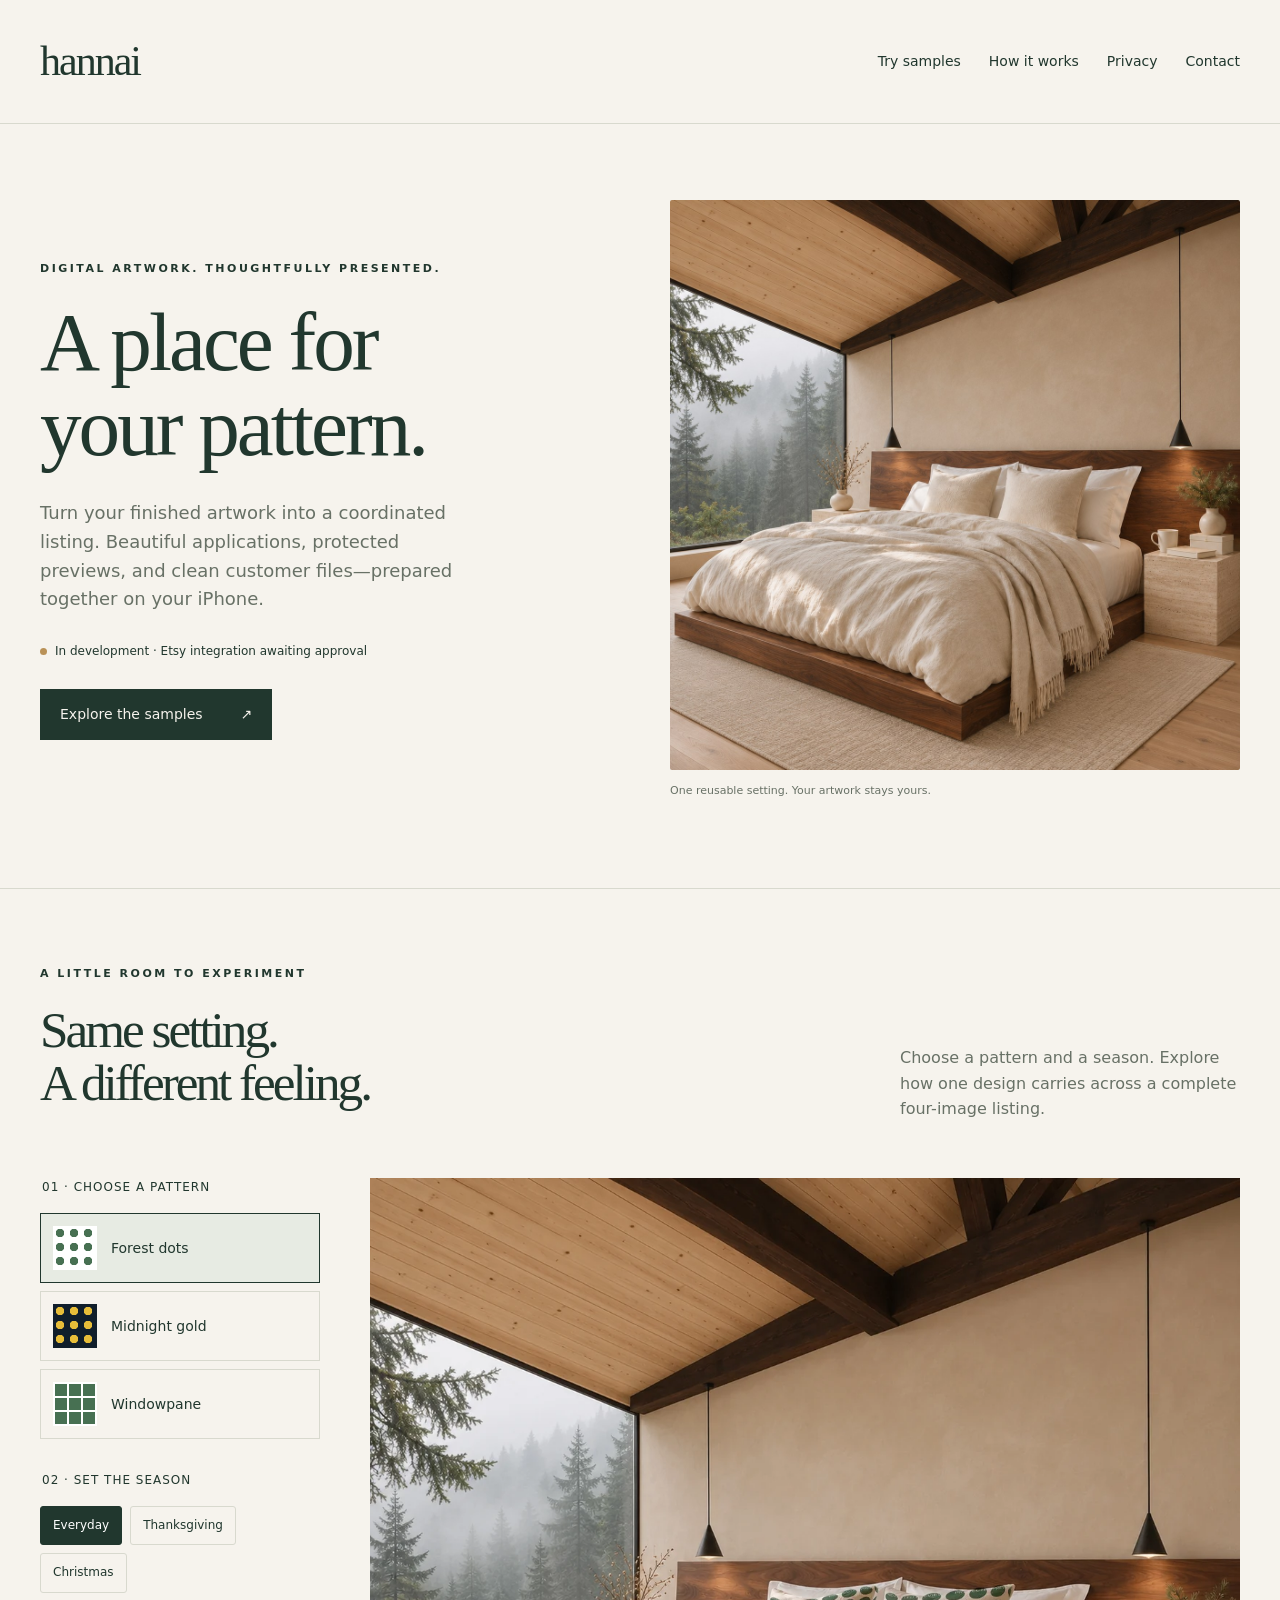
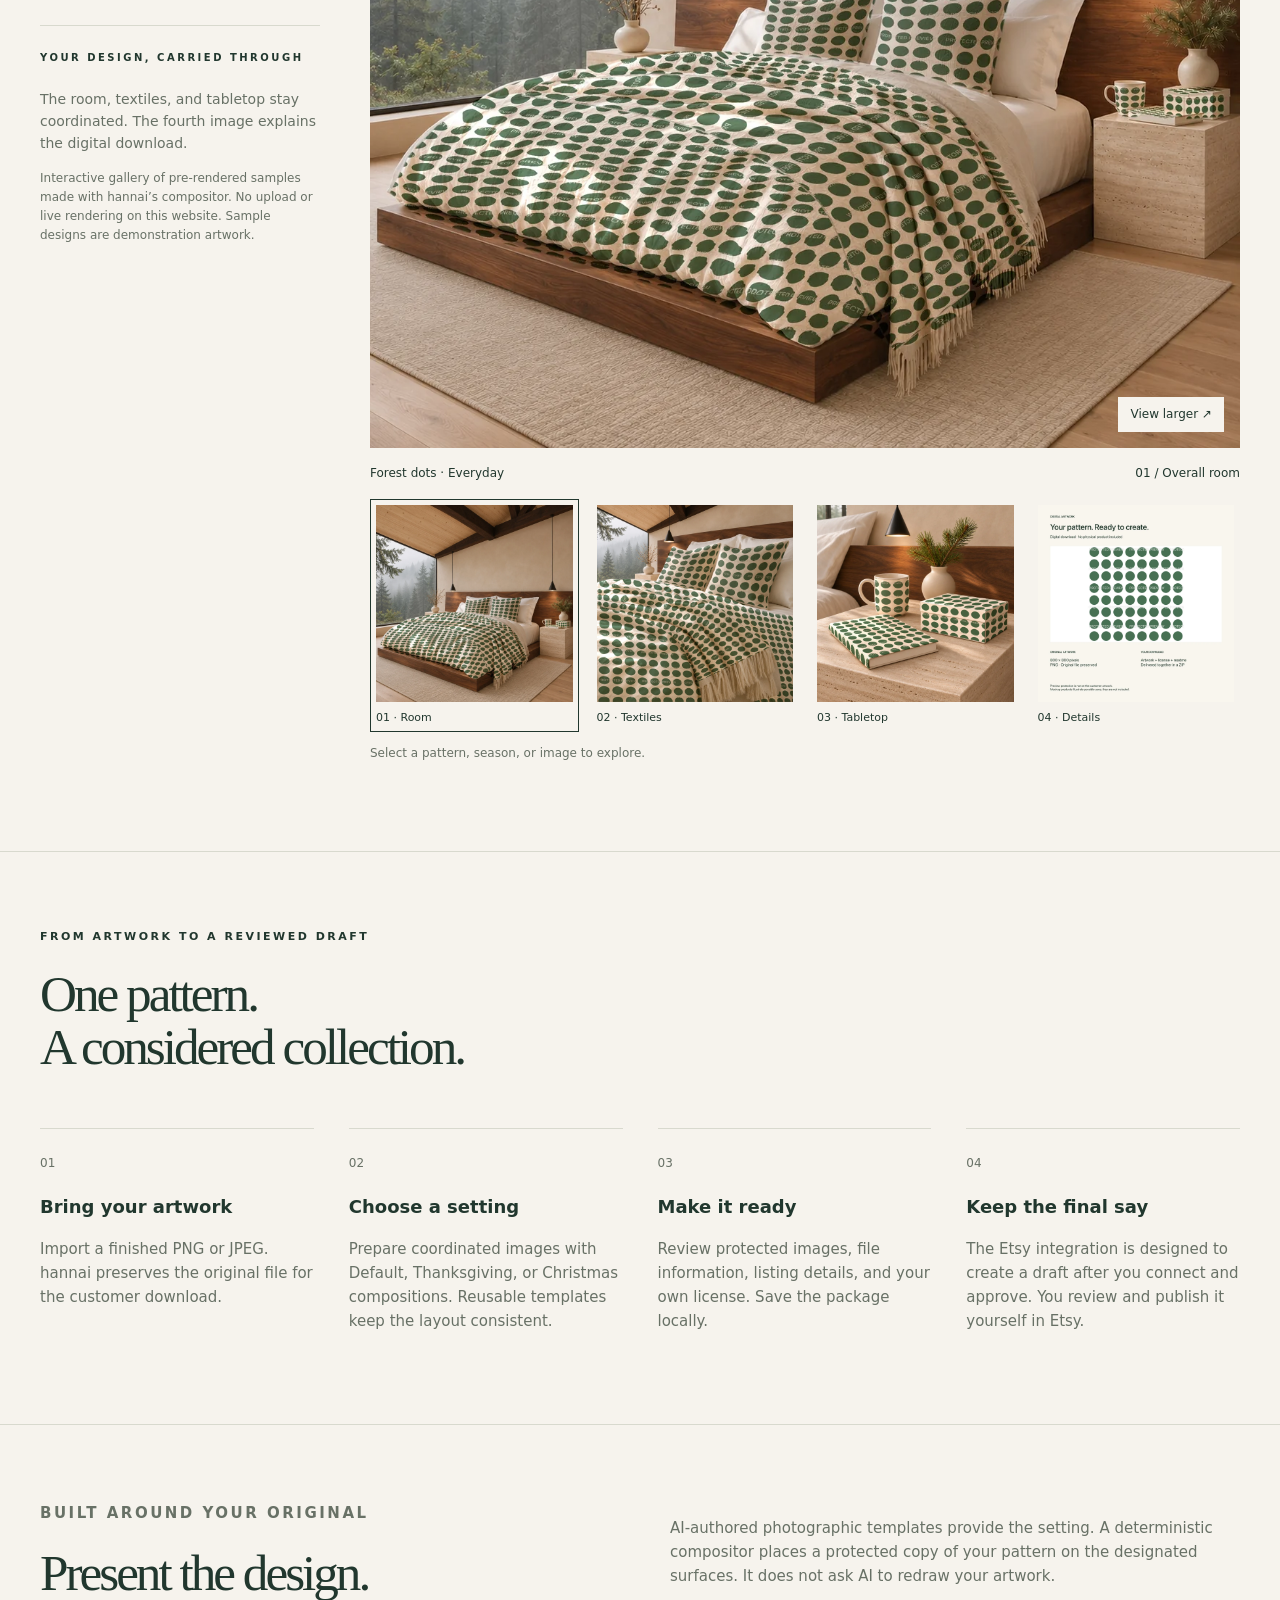
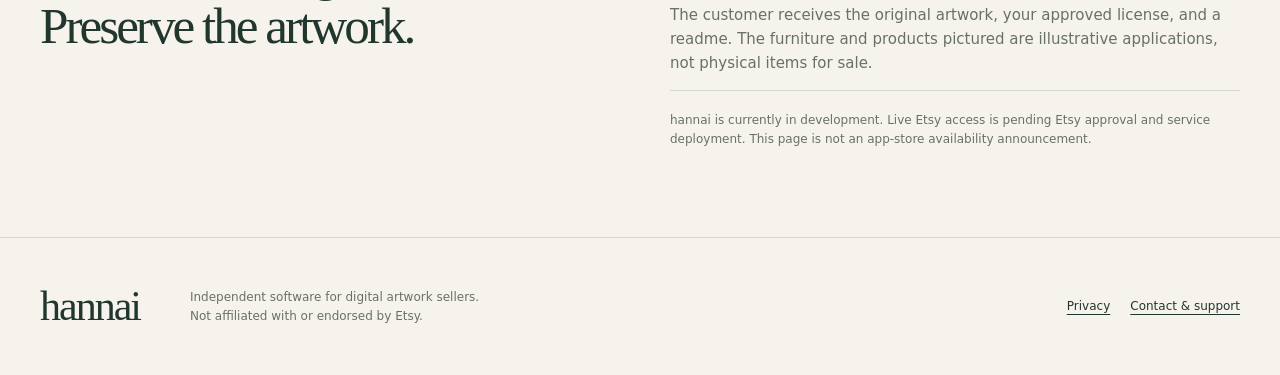
<file: index.html>
<!doctype html><html lang="en"><head><meta charset="utf-8"><meta name="viewport" content="width=device-width, initial-scale=1"><meta name="description" content="hannai is an iPhone workspace for preparing digital pattern listings, protected previews and customer downloads."><title>hannai — A place for your pattern</title><link rel="stylesheet" href="styles.css"></head><body>
<header><a class="wordmark" href="./" aria-label="hannai home">hannai</a><nav><a href="#samples">Try samples</a><a href="#workflow">How it works</a><a href="privacy.html">Privacy</a><a href="https://github.com/js503/motif/issues">Contact</a></nav></header>
<main><section class="hero"><div><p class="eyebrow">Digital artwork. Thoughtfully presented.</p><h1>A place for<br>your pattern.</h1><p class="intro">Turn your finished artwork into a coordinated listing. Beautiful applications, protected previews, and clean customer files—prepared together on your iPhone.</p><p class="status"><span></span> In development · Etsy integration awaiting approval</p><a class="button" href="#samples">Explore the samples <span>↗</span></a></div><figure><img src="assets/studio.jpg" width="1254" height="1254" alt="A warm woodland bedroom with blank textile surfaces for reusable pattern mockups"><figcaption>One reusable setting. Your artwork stays yours.</figcaption></figure></section>
<section id="samples" class="sample-studio" aria-labelledby="sample-heading">
<div class="sample-heading"><div><p class="eyebrow">A little room to experiment</p><h2 id="sample-heading">Same setting.<br>A different feeling.</h2></div><p>Choose a pattern and a season. Explore how one design carries across a complete four-image listing.</p></div>
<div class="studio-layout"><div class="studio-controls">
<fieldset><legend>01 · Choose a pattern</legend><div class="pattern-options">
<button type="button" data-pattern="light" aria-pressed="true"><span class="swatch dots" aria-hidden="true"></span>Forest dots</button>
<button type="button" data-pattern="dark" aria-pressed="false"><span class="swatch night" aria-hidden="true"></span>Midnight gold</button>
<button type="button" data-pattern="geometric" aria-pressed="false"><span class="swatch grid" aria-hidden="true"></span>Windowpane</button></div></fieldset>
<fieldset><legend>02 · Set the season</legend><div class="theme-options"><button type="button" data-theme="default" aria-pressed="true">Everyday</button><button type="button" data-theme="thanksgiving" aria-pressed="false">Thanksgiving</button><button type="button" data-theme="christmas" aria-pressed="false">Christmas</button></div></fieldset>
<div class="sample-note"><p class="eyebrow">Your design, carried through</p><p>The room, textiles, and tabletop stay coordinated. The fourth image explains the digital download.</p><p class="small">Interactive gallery of pre-rendered samples made with hannai’s compositor. No upload or live rendering on this website. Sample designs are demonstration artwork.</p></div>
</div><div class="studio-preview"><button type="button" id="expand-sample" class="image-button" aria-label="Enlarge selected sample"><img id="sample-image" src="assets/samples/light-default-1.webp?v=pillows4" width="2400" height="2400" loading="lazy" alt="Forest dots · Everyday · Overall room"><span class="expand-hint">View larger ↗</span></button>
<div class="preview-caption"><span id="sample-caption">Forest dots · Everyday</span><span id="view-caption">01 / Overall room</span></div>
<div class="view-options" role="group" aria-label="Listing image"><button type="button" data-view="1" aria-pressed="true"><img src="assets/samples/light-default-1.webp?v=pillows4" width="2400" height="2400" loading="lazy" alt=""><span>01 · Room</span></button><button type="button" data-view="2" aria-pressed="false"><img src="assets/samples/light-default-2.webp?v=pillows4" width="2400" height="2400" loading="lazy" alt=""><span>02 · Textiles</span></button><button type="button" data-view="3" aria-pressed="false"><img src="assets/samples/light-default-3.webp?v=pillows4" width="2400" height="2400" loading="lazy" alt=""><span>03 · Tabletop</span></button><button type="button" data-view="4" aria-pressed="false"><img src="assets/samples/light-default-4.webp?v=pillows4" width="2400" height="2400" loading="lazy" alt=""><span>04 · Details</span></button></div>
<p id="sample-status" role="status" class="small">Select a pattern, season, or image to explore.</p></div></div>
<noscript><p>Enable JavaScript to switch samples. The default collection is shown above.</p></noscript>
</section>
<dialog id="sample-dialog" aria-label="Enlarged listing sample"><button type="button" id="close-sample">Close ×</button><img id="large-sample" alt=""><p id="large-caption"></p></dialog>
<section id="workflow" class="workflow"><p class="eyebrow">From artwork to a reviewed draft</p><h2>One pattern.<br>A considered collection.</h2><div class="steps"><article><span>01</span><h3>Bring your artwork</h3><p>Import a finished PNG or JPEG. hannai preserves the original file for the customer download.</p></article><article><span>02</span><h3>Choose a setting</h3><p>Prepare coordinated images with Default, Thanksgiving, or Christmas compositions. Reusable templates keep the layout consistent.</p></article><article><span>03</span><h3>Make it ready</h3><p>Review protected images, file information, listing details, and your own license. Save the package locally.</p></article><article><span>04</span><h3>Keep the final say</h3><p>The Etsy integration is designed to create a draft after you connect and approve. You review and publish it yourself in Etsy.</p></article></div></section>
<section class="principles"><div><p class="eyebrow">Built around your original</p><h2>Present the design.<br>Preserve the artwork.</h2></div><div><p>AI-authored photographic templates provide the setting. A deterministic compositor places a protected copy of your pattern on the designated surfaces. It does not ask AI to redraw your artwork.</p><p>The customer receives the original artwork, your approved license, and a readme. The furniture and products pictured are illustrative applications, not physical items for sale.</p><p class="note">hannai is currently in development. Live Etsy access is pending Etsy approval and service deployment. This page is not an app-store availability announcement.</p></div></section></main>
<footer><a class="wordmark" href="./">hannai</a><p>Independent software for digital artwork sellers.<br>Not affiliated with or endorsed by Etsy.</p><div><a href="privacy.html">Privacy</a><a href="https://github.com/js503/motif/issues">Contact &amp; support</a></div></footer><script src="samples.js?v=pillows4" defer></script></body></html>
</file>
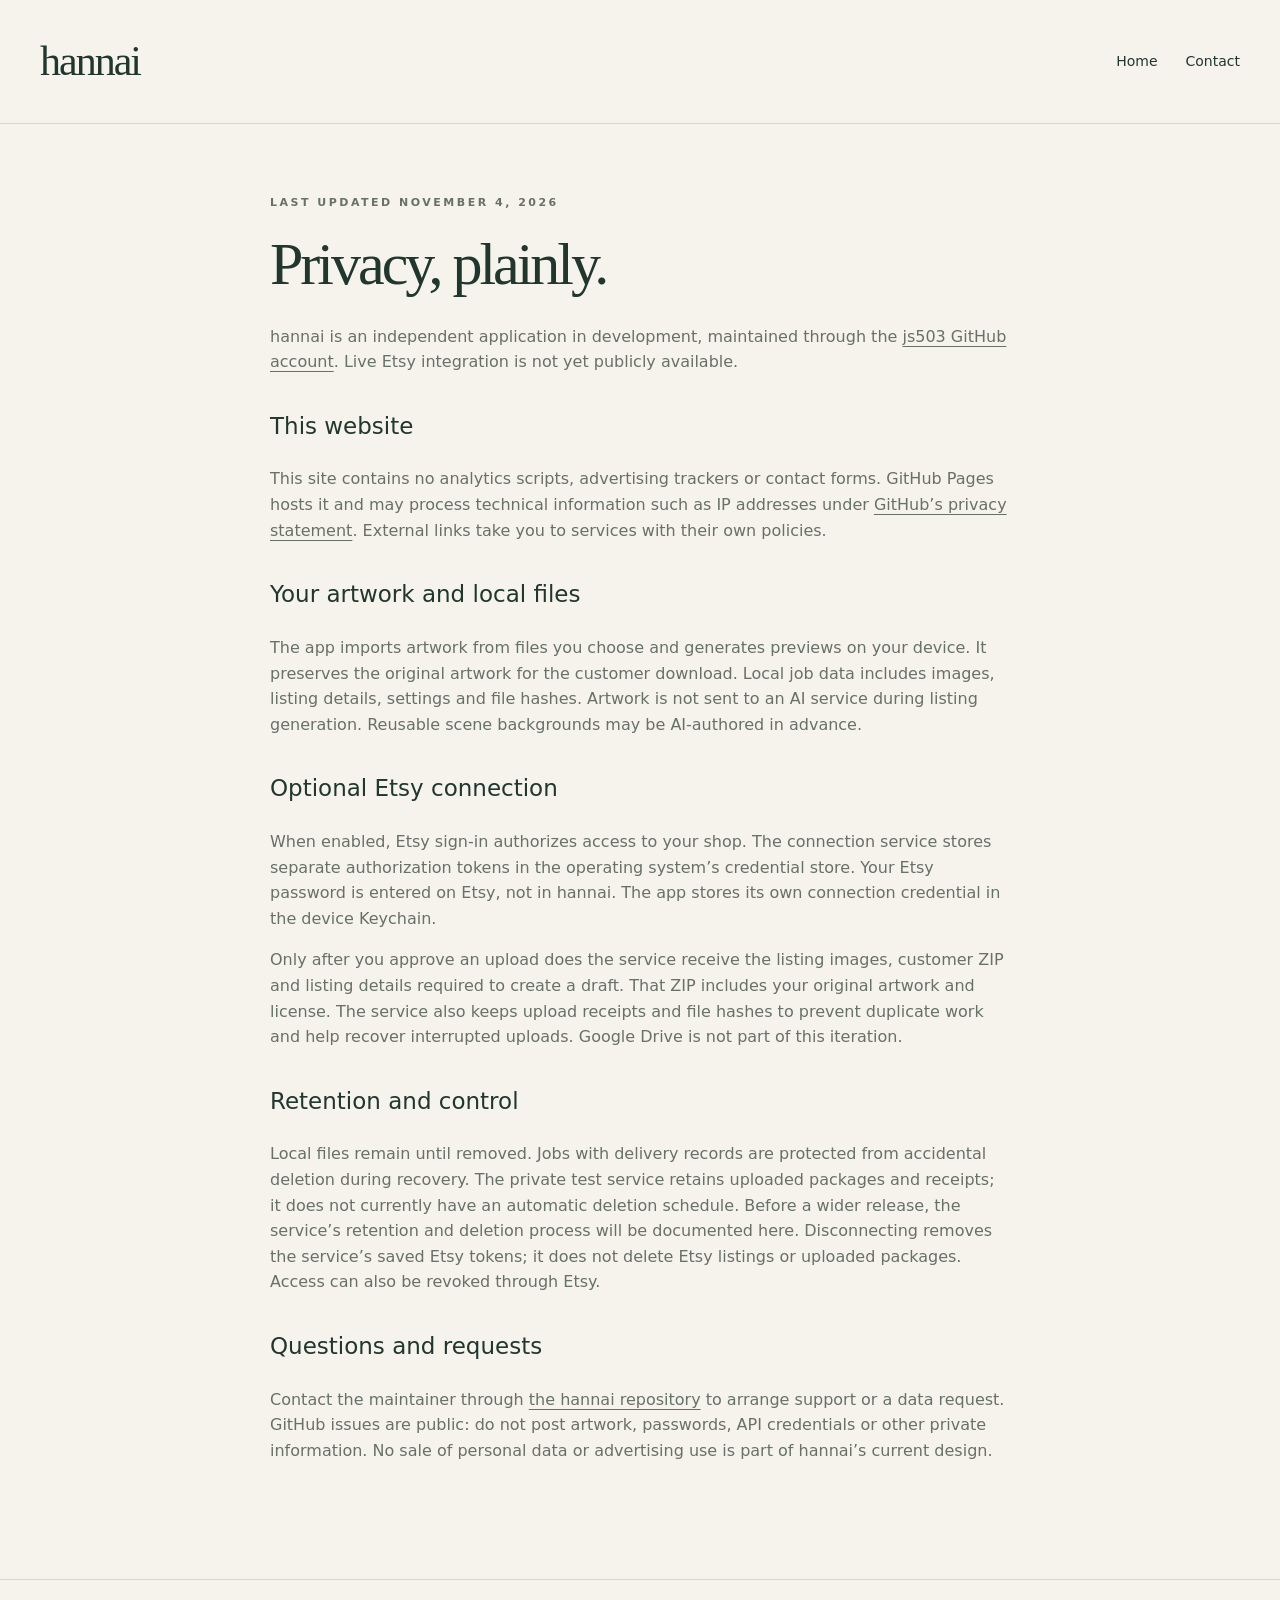
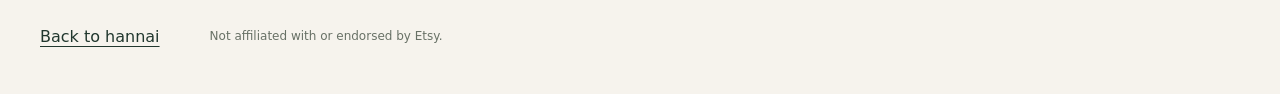
<file: privacy.html>
<!doctype html><html lang="en"><head><meta charset="utf-8"><meta name="viewport" content="width=device-width,initial-scale=1"><title>Privacy — hannai</title><link rel="stylesheet" href="styles.css"></head><body><header><a class="wordmark" href="./">hannai</a><nav><a href="./">Home</a><a href="https://github.com/js503/motif/issues">Contact</a></nav></header><main class="prose"><p class="eyebrow">Last updated November 4, 2026</p><h1>Privacy, plainly.</h1><p>hannai is an independent application in development, maintained through the <a href="https://github.com/js503">js503 GitHub account</a>. Live Etsy integration is not yet publicly available.</p><h2>This website</h2><p>This site contains no analytics scripts, advertising trackers or contact forms. GitHub Pages hosts it and may process technical information such as IP addresses under <a href="https://docs.github.com/en/site-policy/privacy-policies/github-general-privacy-statement">GitHub’s privacy statement</a>. External links take you to services with their own policies.</p><h2>Your artwork and local files</h2><p>The app imports artwork from files you choose and generates previews on your device. It preserves the original artwork for the customer download. Local job data includes images, listing details, settings and file hashes. Artwork is not sent to an AI service during listing generation. Reusable scene backgrounds may be AI-authored in advance.</p><h2>Optional Etsy connection</h2><p>When enabled, Etsy sign-in authorizes access to your shop. The connection service stores separate authorization tokens in the operating system’s credential store. Your Etsy password is entered on Etsy, not in hannai. The app stores its own connection credential in the device Keychain.</p><p>Only after you approve an upload does the service receive the listing images, customer ZIP and listing details required to create a draft. That ZIP includes your original artwork and license. The service also keeps upload receipts and file hashes to prevent duplicate work and help recover interrupted uploads. Google Drive is not part of this iteration.</p><h2>Retention and control</h2><p>Local files remain until removed. Jobs with delivery records are protected from accidental deletion during recovery. The private test service retains uploaded packages and receipts; it does not currently have an automatic deletion schedule. Before a wider release, the service’s retention and deletion process will be documented here. Disconnecting removes the service’s saved Etsy tokens; it does not delete Etsy listings or uploaded packages. Access can also be revoked through Etsy.</p><h2>Questions and requests</h2><p>Contact the maintainer through <a href="https://github.com/js503/motif/issues">the hannai repository</a> to arrange support or a data request. GitHub issues are public: do not post artwork, passwords, API credentials or other private information. No sale of personal data or advertising use is part of hannai’s current design.</p></main><footer><a href="./">Back to hannai</a><p>Not affiliated with or endorsed by Etsy.</p></footer></body></html>
</file>
<file: styles.css>
:root{color-scheme:light;--paper:#f6f3ed;--ink:#21372e;--muted:#687166;--line:#d8d9ce;--accent:#b99157}*{box-sizing:border-box}html{scroll-behavior:smooth}body{margin:0;background:var(--paper);color:var(--ink);font-family:system-ui,-apple-system,BlinkMacSystemFont,"Segoe UI",sans-serif;line-height:1.6}a{color:inherit;text-underline-offset:4px}a:focus-visible{outline:3px solid var(--accent);outline-offset:5px}header,main,footer{max-width:1320px;margin:auto}header{padding:28px 40px;display:flex;justify-content:space-between;align-items:center;border-bottom:1px solid var(--line)}.wordmark{font-family:Georgia,serif;font-size:42px;letter-spacing:-2px;text-decoration:none}.wordmark span{font:12px system-ui;vertical-align:top}nav{display:flex;gap:28px;font-size:14px}nav a{text-decoration:none}.hero{display:grid;grid-template-columns:1fr 1fr;gap:60px;align-items:center;padding:76px 40px 88px}.eyebrow{text-transform:uppercase;font-size:11px;letter-spacing:2.5px;font-weight:650;margin:0 0 22px}h1,h2{font-family:Georgia,serif;font-weight:400;letter-spacing:-3px;line-height:1.03;margin:0 0 28px}h1{font-size:clamp(56px,6.5vw,88px)}h2{font-size:clamp(40px,4vw,58px)}.intro{font-size:18px;max-width:450px;color:var(--muted)}.status{font-size:12px;margin:28px 0;display:flex;gap:8px;align-items:center}.status span{width:7px;height:7px;background:var(--accent);border-radius:50%;flex-shrink:0}.button{display:inline-flex;gap:38px;padding:14px 20px;background:var(--ink);color:var(--paper);text-decoration:none;font-size:14px}figure{margin:0}figure img{display:block;width:100%;height:auto;aspect-ratio:1;object-fit:cover;border-radius:2px}figcaption{font-size:11px;color:var(--muted);padding-top:12px}.workflow{padding:76px 40px;border-top:1px solid var(--line)}.steps{display:grid;grid-template-columns:repeat(4,1fr);gap:35px;margin-top:55px}.steps article{border-top:1px solid var(--line);padding-top:20px}.steps span{font-size:12px;color:var(--muted)}h3{font-weight:550;font-size:18px;margin:18px 0 12px}.steps p,.principles p{font-size:15px;color:var(--muted)}.principles{display:grid;grid-template-columns:1fr 1fr;gap:60px;padding:76px 40px;border-top:1px solid var(--line)}.principles .note{font-size:12px;padding-top:20px;border-top:1px solid var(--line)}footer{border-top:1px solid var(--line);padding:35px 40px;display:flex;align-items:center;gap:50px}footer p{font-size:12px;color:var(--muted);flex:1}footer div{display:flex;gap:20px;font-size:12px}.prose{max-width:820px;padding:70px 40px 100px}.prose h1{font-size:60px}.prose h2{font-family:inherit;letter-spacing:0;font-size:23px;margin-top:40px}.prose p,.prose li{color:var(--muted)}@media(max-width:760px){header{padding:18px 24px}nav{gap:16px;font-size:12px}.wordmark{font-size:36px}.hero{grid-template-columns:1fr;gap:38px;padding:48px 24px}.intro{font-size:17px}.workflow,.principles{padding:48px 24px}.steps{grid-template-columns:1fr 1fr;gap:24px}.principles{grid-template-columns:1fr;gap:10px}footer{padding:28px 24px;flex-wrap:wrap;gap:20px}footer div{width:100%}.prose{padding:48px 24px}h1,h2{letter-spacing:-2px}}@media(prefers-reduced-motion:reduce){html{scroll-behavior:auto}}
.sample-studio{padding:76px 40px;border-top:1px solid var(--line);scroll-margin-top:20px}.sample-heading{display:flex;justify-content:space-between;gap:40px;align-items:end;margin-bottom:40px}.sample-heading>p{max-width:340px;color:var(--muted)}.studio-layout{display:grid;grid-template-columns:280px minmax(0,1fr);gap:50px}fieldset{border:0;padding:0;margin:0 0 32px}legend{font-size:12px;letter-spacing:1px;text-transform:uppercase;margin-bottom:16px}button{font:inherit;color:inherit;cursor:pointer}button:focus-visible{outline:3px solid var(--accent);outline-offset:4px}.pattern-options{display:grid;gap:8px}.pattern-options button{display:flex;align-items:center;gap:14px;text-align:left;border:1px solid var(--line);background:transparent;padding:12px;font-size:14px}.pattern-options button[aria-pressed=true]{border-color:var(--ink);background:#e7ebe3}.swatch{display:block;width:44px;height:44px;flex-shrink:0}.dots{background:radial-gradient(circle,#477052 4px,white 4.5px) 0 0/14px 14px}.night{background:radial-gradient(circle,#e7bd39 4px,#101e2b 4.5px) 0 0/14px 14px}.grid{background:linear-gradient(white 2px,transparent 2px),linear-gradient(90deg,white 2px,#477052 2px);background-size:14px 14px}.theme-options{display:flex;flex-wrap:wrap;gap:8px}.theme-options button{padding:9px 12px;font-size:12px;border:1px solid var(--line);border-radius:3px;background:transparent}.theme-options button[aria-pressed=true]{background:var(--ink);color:white;border-color:var(--ink)}.sample-note{border-top:1px solid var(--line);padding-top:24px;color:var(--muted);font-size:14px}.sample-note .eyebrow{font-size:10px;color:var(--ink)}.small{font-size:12px;color:var(--muted)}.image-button{display:block;width:100%;padding:0;border:0;background:#e6e2da;position:relative;aspect-ratio:1}.image-button>img{display:block;width:100%;height:100%;object-fit:contain}.expand-hint{position:absolute;bottom:16px;right:16px;background:var(--paper);padding:8px 12px;font-size:12px}.preview-caption{display:flex;justify-content:space-between;gap:12px;padding:16px 0;font-size:12px}.view-options{display:grid;grid-template-columns:repeat(4,minmax(0,1fr));gap:12px}.view-options button{padding:5px;border:1px solid transparent;background:transparent;font-size:11px;text-align:left}.view-options button[aria-pressed=true]{border-color:var(--ink)}.view-options img{display:block;width:100%;height:auto;aspect-ratio:1}.view-options span{display:block;padding-top:7px}dialog{max-width:min(92vw,1000px);max-height:94vh;border:0;background:var(--paper);padding:16px;color:var(--ink)}dialog::backdrop{background:#10231ce6}dialog img{display:block;max-width:100%;max-height:76vh;margin:auto;object-fit:contain}dialog button{display:block;margin:0 0 12px auto;padding:8px 18px;border:1px solid var(--line);background:transparent}dialog p{font-size:13px;margin:12px 0 0}@media(max-width:900px){.studio-layout{grid-template-columns:220px minmax(0,1fr);gap:24px}}@media(max-width:760px){nav{gap:10px;flex-wrap:wrap;justify-content:end;max-width:240px}.sample-studio{padding:48px 24px}.sample-heading{display:block}.studio-layout{display:block}.pattern-options{grid-template-columns:repeat(3,minmax(0,1fr))}.pattern-options button{flex-direction:column;align-items:start;gap:8px;font-size:11px}.sample-note{display:none}.view-options{gap:5px}.view-options button{font-size:9px}.preview-caption{font-size:11px}fieldset{margin-bottom:24px}.expand-hint{bottom:10px;right:10px}}
@media(max-width:760px){.sample-note{display:block;border:0;padding:0;margin-bottom:20px}.sample-note>p:not(.small){display:none}}
</file>
